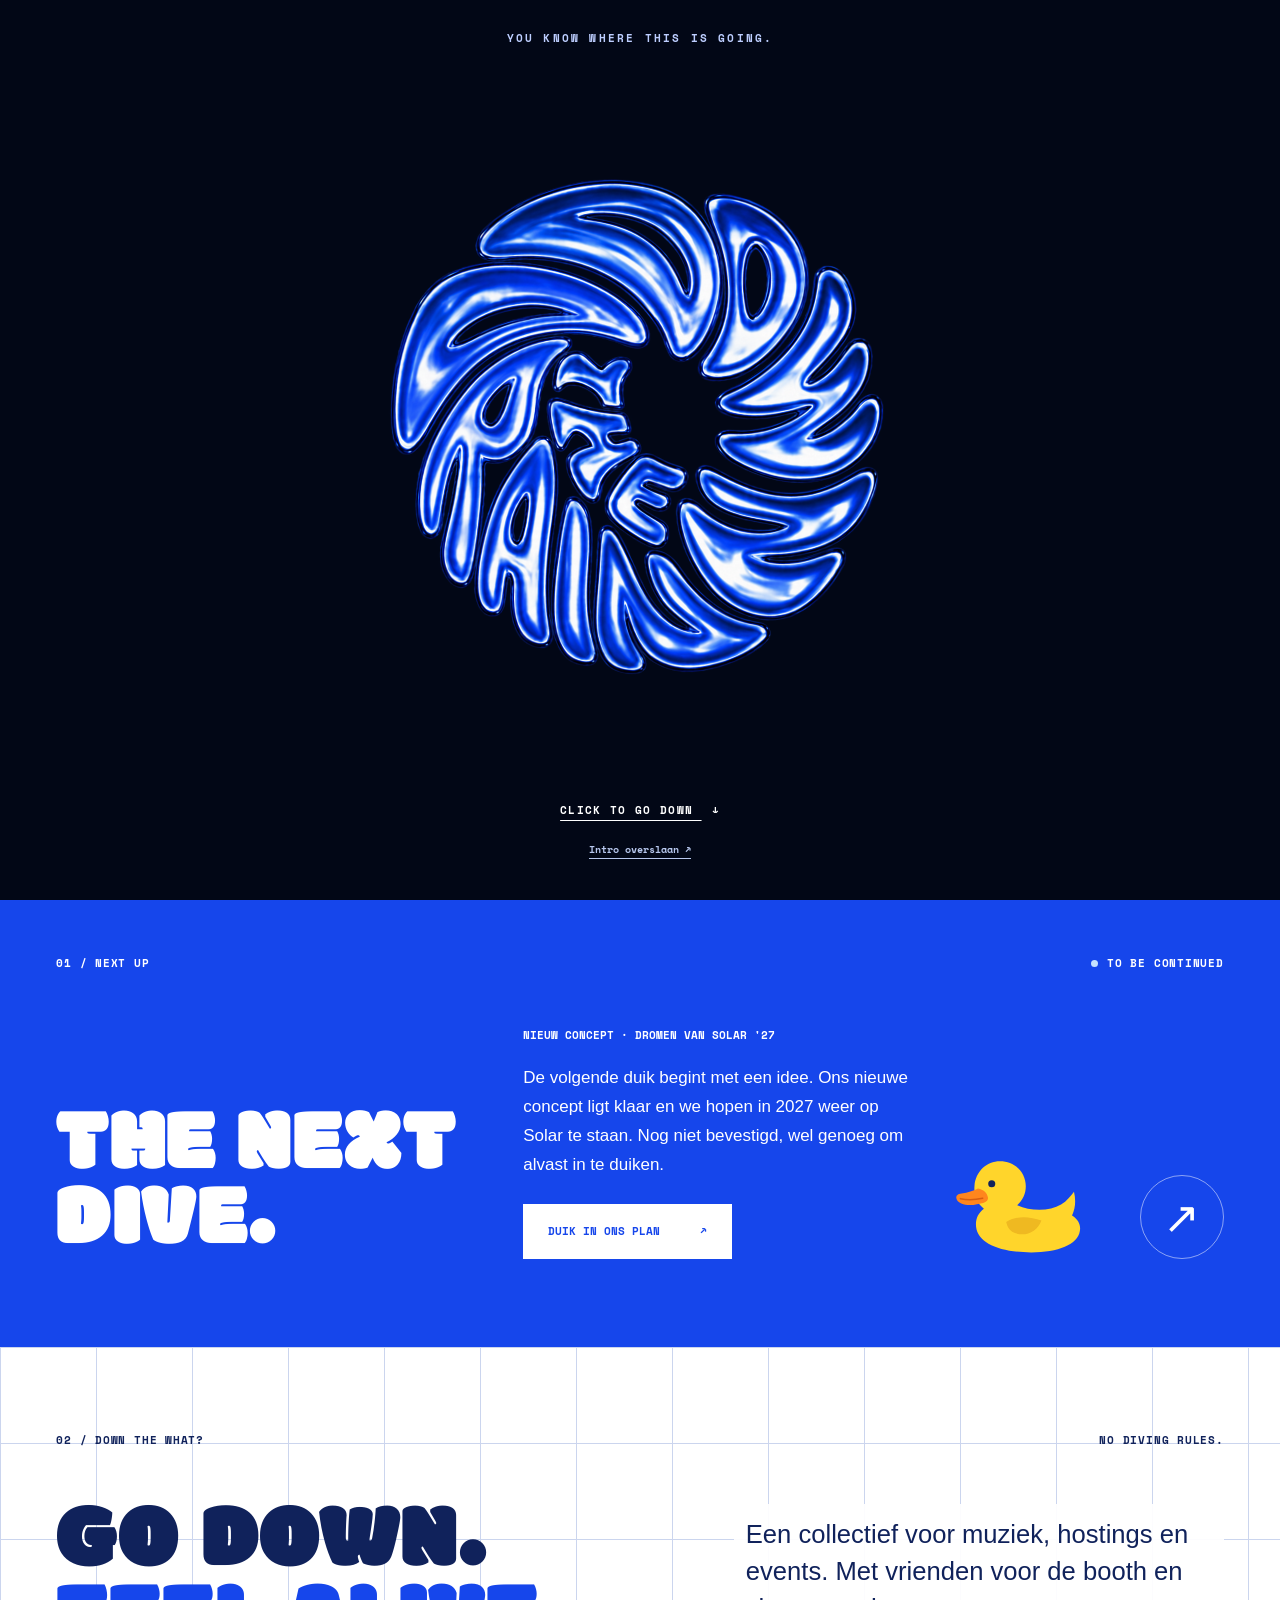
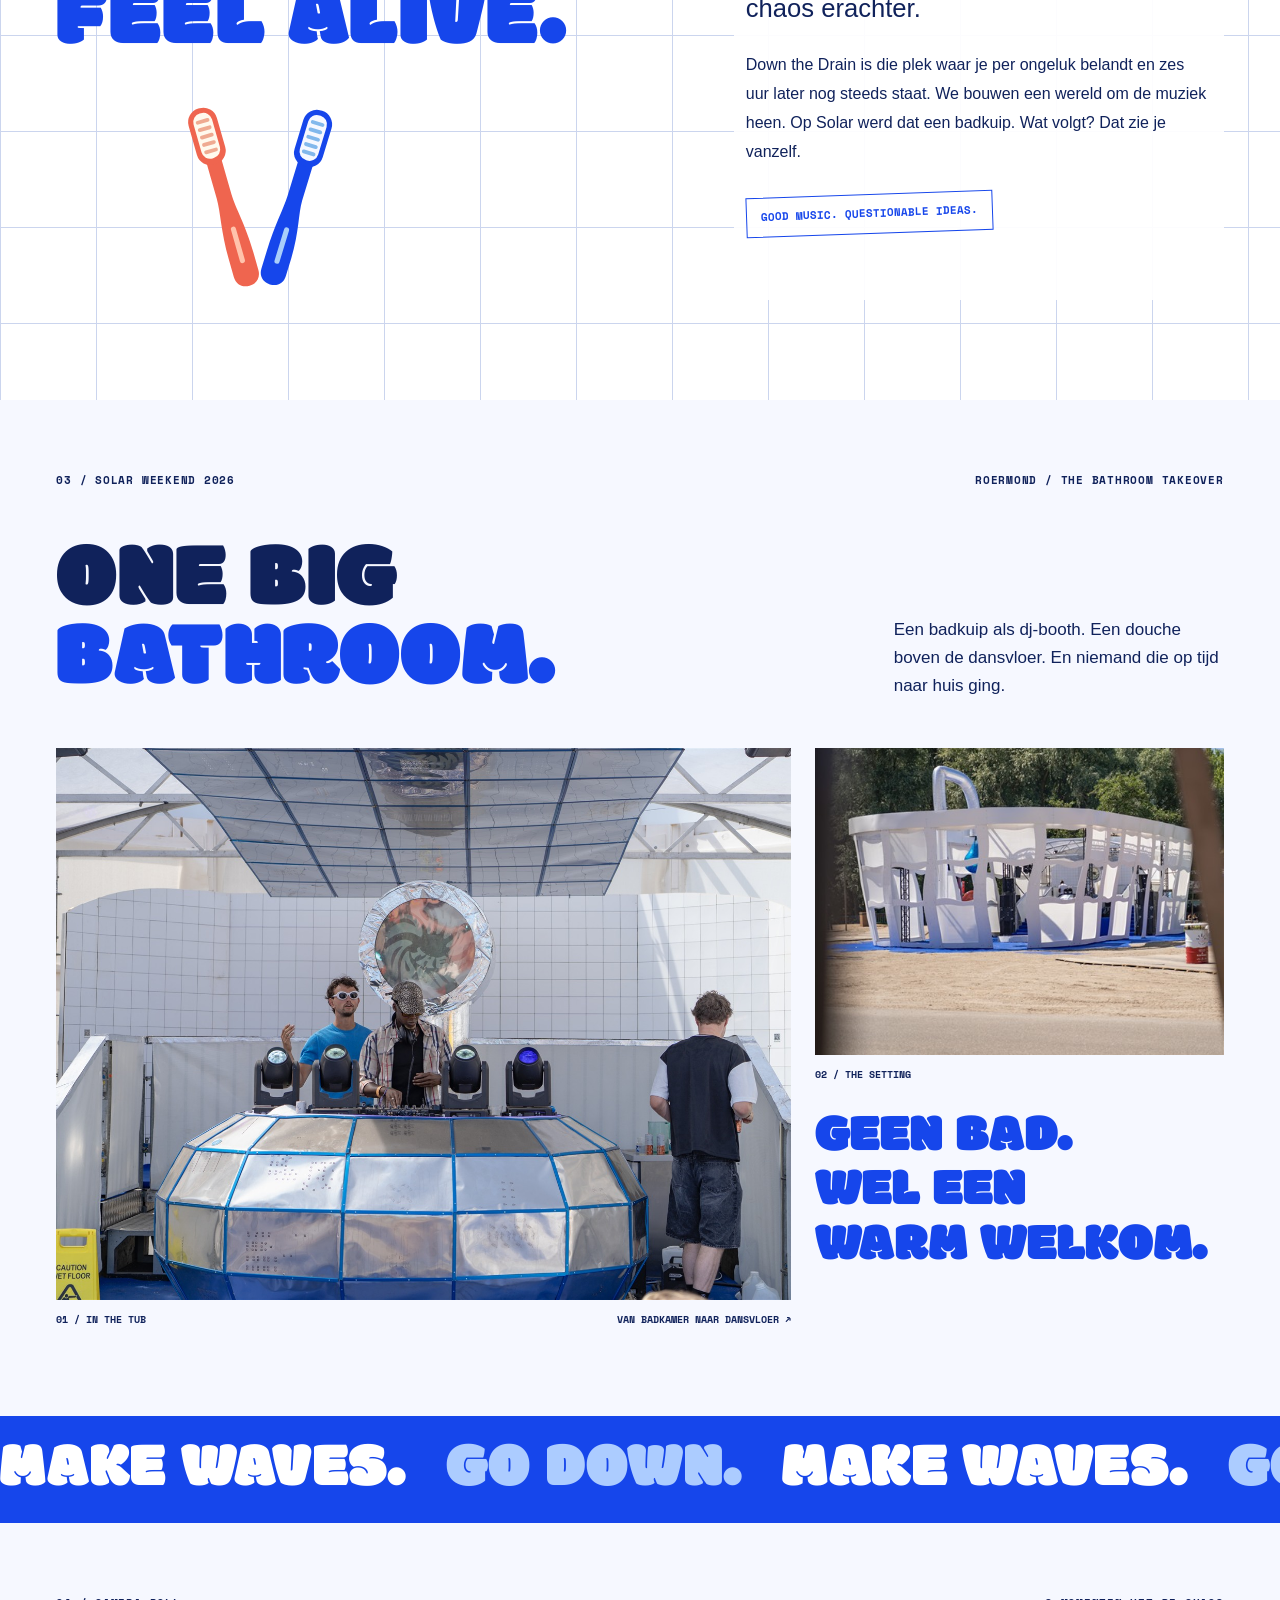
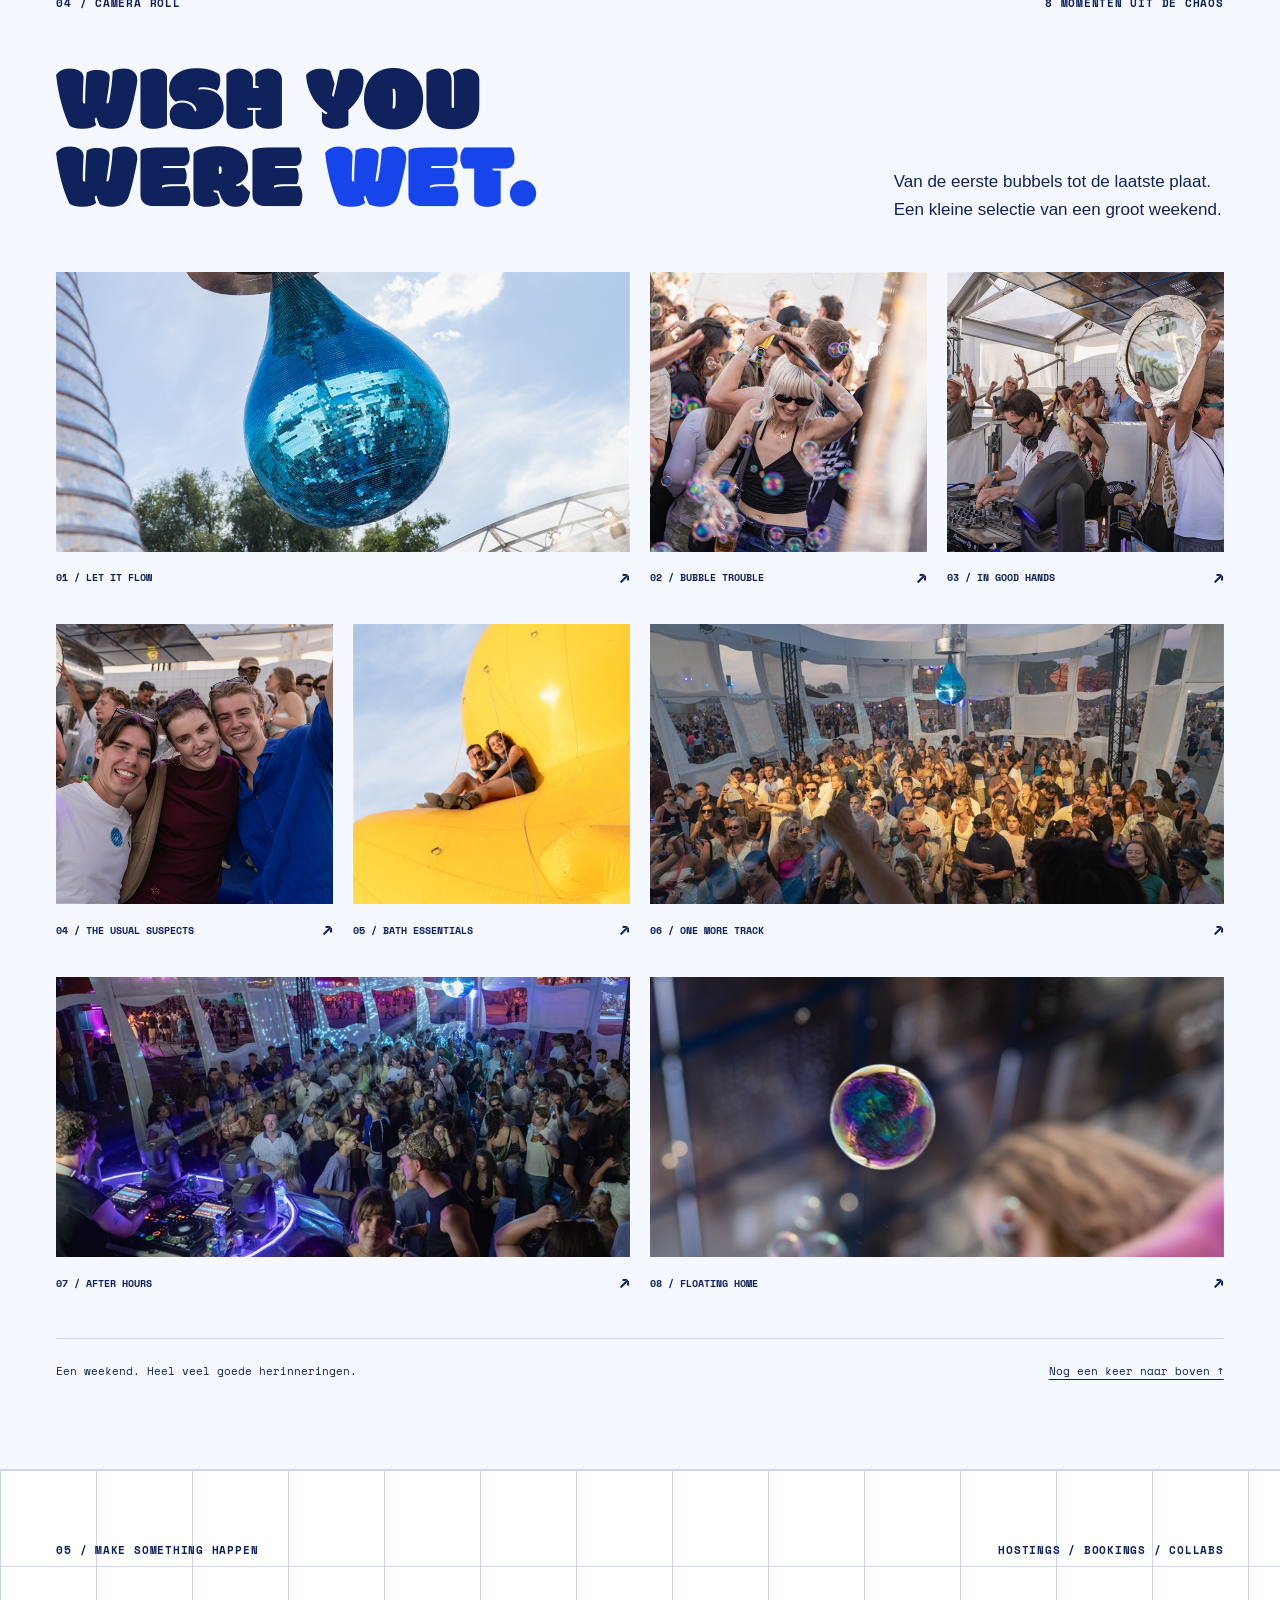
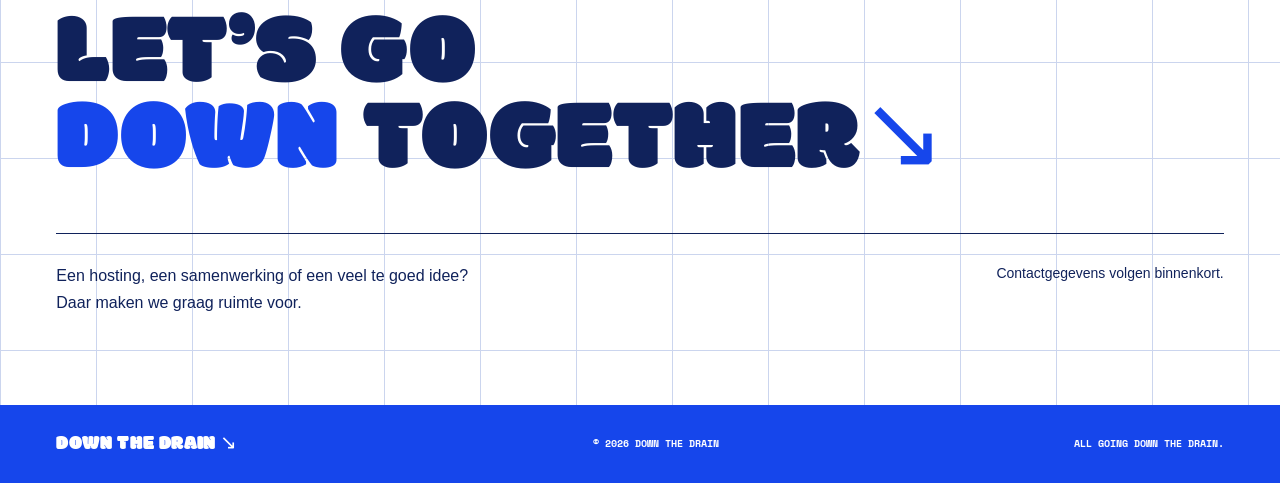
<file: index.html>
<!DOCTYPE html>
<html lang="nl">
<head>
  <meta charset="UTF-8">
  <meta name="viewport" content="width=device-width, initial-scale=1">
  <meta name="theme-color" content="#1646eb">
  <meta name="description" content="Down the Drain — een collectief voor muziek, hostings en events. Duik in onze badkuip op Solar Weekend en ontdek waar we hierna opduiken.">
  <title>Down the Drain — Welcome to the deep end</title>
  <link rel="icon" href="assets/images/web/drain-logo-round.png" type="image/png" sizes="192x192">
  <link rel="preconnect" href="https://fonts.googleapis.com">
  <link rel="preconnect" href="https://fonts.gstatic.com" crossorigin>
  <link href="https://fonts.googleapis.com/css2?family=Modak&family=Space+Mono:wght@400;700&display=swap" rel="stylesheet">
  <link rel="stylesheet" href="css/style.css">
  <script src="js/main.js" defer></script>
  <script src="js/intro.js" defer></script>
</head>
<body>
  <a class="skip-link" href="#main">Naar de inhoud</a>
  <!-- Hidden by default: without JavaScript the site remains accessible. -->
  <dialog class="drain-intro" id="drainIntro" aria-labelledby="introTitle">
    <p class="intro-kicker" id="introTitle">YOU KNOW WHERE THIS IS GOING.</p>
    <button class="drain-logo-button" id="drainLogoButton" aria-label="Ga naar de homepage van Down the Drain" autofocus>
      <img class="drain-logo-spinner" src="assets/images/web/drain-logo-round-large.png" alt="Down the Drain" width="768" height="768">
    </button>
    <div class="intro-bottom"><p>CLICK TO GO DOWN <span aria-hidden="true">↓</span></p><button class="text-button" id="skipIntro">Intro overslaan ↗</button></div>
  </dialog>

  <header class="site-header">
    <a class="nav-logo" href="#top" aria-label="Down the Drain — naar boven">
      <img src="assets/images/web/drain-logo-round.png" alt="Down the Drain" width="46" height="46">
    </a>
    <button class="menu-toggle" aria-expanded="false" aria-controls="mainNav" hidden>MENU <span aria-hidden="true">＋</span></button>
    <nav class="main-nav" id="mainNav" aria-label="Hoofdnavigatie">
      <a href="#events">Next up</a><a href="#about">Down the what?</a><a href="#solar">Solar '26</a><a href="#gallery">Galerij</a><a href="#contact">Contact ↗</a>
    </nav>
  </header>

  <main id="main" tabindex="-1">
    <!-- AFTERMOVIE: replace this picture with the video snippet in README.md. -->
    <section class="hero" id="top" aria-labelledby="heroTitle">
      <picture class="hero-media">
        <img src="assets/images/web/solar-crowd-hero-3840.jpg" srcset="assets/images/web/solar-crowd-hero-1600.jpg 1600w, assets/images/web/solar-crowd-hero-2560.jpg 2560w, assets/images/web/solar-crowd-hero-3840.jpg 3840w" sizes="max(100vw, 150svh)" width="3840" height="2560" alt="Van achter de dj-booth: een volle dansvloer onder de blauwe douche op Solar Weekend" fetchpriority="high">
      </picture>
      <div class="hero-shade" aria-hidden="true"></div>
      <div class="hero-topline"><span>DOWN THE DRAIN / SOLAR WEEKEND 2026</span><span>ROERMOND, NL ↘</span></div>
      <div class="hero-content">
        <p class="eyebrow">Music. Friends. All going down.</p>
        <h1 id="heroTitle" tabindex="-1">WELCOME TO<br>THE <span class="outline">DEEP END.</span></h1>
        <div class="hero-bottom"><p>Duik erin. Blijf hangen.<br>De beste ideeën lopen uit de hand.</p><a class="button button-white" href="#events">WHERE NEXT? <span aria-hidden="true">↗</span></a></div>
      </div>
      <div class="hero-footnote"><span>SOLAR '26 — AFTERMOVIE BINNENKORT</span><a href="#events">SCROLL TO GO DEEPER ↓</a></div>
    </section>

    <section class="events section" id="events" aria-labelledby="eventsTitle">
      <div class="section-label"><span>01 / NEXT UP</span><span class="status"><i aria-hidden="true"></i> TO BE CONTINUED</span></div>
      <div class="event-row">
        <h2 id="eventsTitle">THE NEXT<br>DIVE.</h2>
        <div class="event-copy">
          <p class="eyebrow">NIEUW CONCEPT · DROMEN VAN SOLAR '27</p>
          <p>De volgende duik begint met een idee. Ons nieuwe concept ligt klaar en we hopen in 2027 weer op Solar te staan. Nog niet bevestigd, wel genoeg om alvast in te duiken.</p>
          <a class="button button-white concept-link" href="down-the-drain-ontwerp.html">DUIK IN ONS PLAN <span aria-hidden="true">↗</span></a>
        </div>
        <img class="bathroom-prop bath-duck" src="assets/images/web/bath-duck.svg" alt="" width="360" height="280" aria-hidden="true">
        <a class="circle-link" href="down-the-drain-ontwerp.html" aria-label="Bekijk ons nieuwe concept voor Solar 2027">↗</a>
      </div>
    </section>

    <section class="about section tile-surface" id="about" aria-labelledby="aboutTitle">
      <div class="section-label"><span>02 / DOWN THE WHAT?</span><span>NO DIVING RULES.</span></div>
      <div class="about-grid">
        <div class="about-title-wrap">
          <h2 id="aboutTitle">GO DOWN.<br><span class="blue">FEEL ALIVE.</span></h2>
          <img class="bathroom-prop toothbrushes" src="assets/images/web/toothbrushes.svg" alt="" width="360" height="320" aria-hidden="true">
        </div>
        <div class="about-copy"><p class="large-copy">Een collectief voor muziek, hostings en events. Met vrienden voor de booth en chaos erachter.</p><p>Down the Drain is die plek waar je per ongeluk belandt en zes uur later nog steeds staat. We bouwen een wereld om de muziek heen. Op Solar werd dat een badkuip. Wat volgt? Dat zie je vanzelf.</p><span class="stamp">GOOD MUSIC. QUESTIONABLE IDEAS.</span></div>
      </div>
    </section>

    <section class="solar section" id="solar" aria-labelledby="solarTitle">
      <div class="section-label"><span>03 / SOLAR WEEKEND 2026</span><span>ROERMOND / THE BATHROOM TAKEOVER</span></div>
      <div class="section-heading"><h2 id="solarTitle">ONE BIG<br><span class="blue">BATHROOM.</span></h2><p>Een badkuip als dj-booth. Een douche boven de dansvloer. En niemand die op tijd naar huis ging.</p></div>
      <div class="solar-layout">
        <figure class="solar-wide"><img src="assets/images/web/solar-bathtub-booth-1600.jpg" srcset="assets/images/web/solar-bathtub-booth-800.jpg 800w, assets/images/web/solar-bathtub-booth-1600.jpg 1600w, assets/images/web/solar-bathtub-booth-2400.jpg 2400w" sizes="(max-width: 700px) 100vw, 65vw" width="1600" height="1067" loading="lazy" decoding="async" alt="Dj’s achter de blauwe, betegelde badkuipbooth op Solar"><figcaption><span>01 / IN THE TUB</span><span>VAN BADKAMER NAAR DANSVLOER ↗</span></figcaption></figure>
        <figure class="solar-detail"><img src="assets/images/web/solar-bathhouse-1600.jpg" srcset="assets/images/web/solar-bathhouse-800.jpg 533w, assets/images/web/solar-bathhouse-1600.jpg 1067w, assets/images/web/solar-bathhouse-2400.jpg 1600w" sizes="(max-width: 700px) 50vw, 35vw" width="1067" height="1600" loading="lazy" decoding="async" alt="De witte Down the Drain-stage met blauwe vloer en badkamerdecor"><figcaption>02 / THE SETTING</figcaption><p>GEEN BAD.<br>WEL EEN<br>WARM WELKOM.</p></figure>
      </div>
    </section>

    <div class="divider-band" aria-hidden="true">MAKE WAVES. <span>GO DOWN.</span> MAKE WAVES. <span>GO DOWN.</span></div>

    <section class="gallery section" id="gallery" aria-labelledby="galleryTitle">
      <div class="section-label"><span>04 / CAMERA ROLL</span><span>8 MOMENTEN UIT DE CHAOS</span></div>
      <div class="section-heading"><h2 id="galleryTitle">WISH YOU<br>WERE <span class="blue">WET.</span></h2><p>Van de eerste bubbels tot de laatste plaat. Een kleine selectie van een groot weekend.</p></div>
      <div class="gallery-grid">
        <a class="gallery-item landscape" href="assets/images/web/solar-blue-shower-2400.jpg" data-caption="01 / De douche boven de dansvloer"><img src="assets/images/web/solar-blue-shower-800.jpg" srcset="assets/images/web/solar-blue-shower-800.jpg 533w, assets/images/web/solar-blue-shower-1600.jpg 1067w, assets/images/web/solar-blue-shower-2400.jpg 1600w" sizes="(max-width: 700px) calc(100vw - 40px), 50vw" width="533" height="800" loading="lazy" decoding="async" alt="De grote blauwe waterdruppel onder de douchekop boven het publiek"><span>01 / LET IT FLOW <b aria-hidden="true">↗</b></span></a>
        <a class="gallery-item" href="assets/images/web/solar-bubbles-2400.jpg" data-caption="02 / Bubbels op de dansvloer"><img src="assets/images/web/solar-bubbles-800.jpg" srcset="assets/images/web/solar-bubbles-800.jpg 800w, assets/images/web/solar-bubbles-1600.jpg 1600w, assets/images/web/solar-bubbles-2400.jpg 2400w" sizes="(max-width: 700px) 50vw, 25vw" width="800" height="533" loading="lazy" decoding="async" alt="Festivalbezoekers dansen tussen de zeepbellen"><span>02 / BUBBLE TROUBLE <b aria-hidden="true">↗</b></span></a>
        <a class="gallery-item" href="assets/images/web/solar-behind-the-decks-2400.jpg" data-caption="03 / Achter de decks"><img src="assets/images/web/solar-behind-the-decks-800.jpg" srcset="assets/images/web/solar-behind-the-decks-800.jpg 800w, assets/images/web/solar-behind-the-decks-1600.jpg 1600w, assets/images/web/solar-behind-the-decks-2400.jpg 2400w" sizes="(max-width: 700px) 50vw, 25vw" width="800" height="533" loading="lazy" decoding="async" alt="Dj’s achter de draaitafels bij het ronde Down the Drain-logo"><span>03 / IN GOOD HANDS <b aria-hidden="true">↗</b></span></a>
        <a class="gallery-item" href="assets/images/web/solar-friends-2400.jpg" data-caption="04 / Vrienden voor de booth"><img src="assets/images/web/solar-friends-800.jpg" srcset="assets/images/web/solar-friends-800.jpg 800w, assets/images/web/solar-friends-1600.jpg 1600w, assets/images/web/solar-friends-2400.jpg 2400w" sizes="(max-width: 700px) 50vw, 25vw" width="800" height="533" loading="lazy" decoding="async" alt="Drie vrienden poseren samen op de dansvloer"><span>04 / THE USUAL SUSPECTS <b aria-hidden="true">↗</b></span></a>
        <a class="gallery-item" href="assets/images/web/solar-rubber-duck-2400.jpg" data-caption="05 / Een badeend op festivalformaat"><img src="assets/images/web/solar-rubber-duck-800.jpg" srcset="assets/images/web/solar-rubber-duck-800.jpg 640w, assets/images/web/solar-rubber-duck-1600.jpg 1280w, assets/images/web/solar-rubber-duck-2400.jpg 1920w" sizes="(max-width: 700px) 50vw, 25vw" width="640" height="800" loading="lazy" decoding="async" alt="Een enorme gele badeend onder de blauwe lucht"><span>05 / BATH ESSENTIALS <b aria-hidden="true">↗</b></span></a>
        <a class="gallery-item landscape" href="assets/images/web/solar-after-dark-2400.jpg" data-caption="06 / Nog lang niet klaar"><img src="assets/images/web/solar-after-dark-800.jpg" srcset="assets/images/web/solar-after-dark-800.jpg 800w, assets/images/web/solar-after-dark-1600.jpg 1600w, assets/images/web/solar-after-dark-2400.jpg 2400w" sizes="(max-width: 700px) calc(100vw - 40px), 50vw" width="800" height="533" loading="lazy" decoding="async" alt="De volle dansvloer in de avond met de blauwe douche op de achtergrond"><span>06 / ONE MORE TRACK <b aria-hidden="true">↗</b></span></a>
        <a class="gallery-item landscape" href="assets/images/web/solar-night-lights-2400.jpg" data-caption="07 / De badkamer na zonsondergang"><img src="assets/images/web/solar-night-lights-800.jpg" srcset="assets/images/web/solar-night-lights-800.jpg 800w, assets/images/web/solar-night-lights-1600.jpg 1600w, assets/images/web/solar-night-lights-2400.jpg 2400w" sizes="(max-width: 700px) calc(100vw - 40px), 50vw" width="800" height="533" loading="lazy" decoding="async" alt="Blauw en paars licht over het feestende publiek in de nacht"><span>07 / AFTER HOURS <b aria-hidden="true">↗</b></span></a>
        <a class="gallery-item landscape" href="assets/images/web/solar-soap-bubbles-2400.jpg" data-caption="08 / Kleine bubbels, groot weekend"><img src="assets/images/web/solar-soap-bubbles-800.jpg" srcset="assets/images/web/solar-soap-bubbles-800.jpg 640w, assets/images/web/solar-soap-bubbles-1600.jpg 1280w, assets/images/web/solar-soap-bubbles-2400.jpg 1920w" sizes="(max-width: 700px) calc(100vw - 40px), 50vw" width="640" height="800" loading="lazy" decoding="async" alt="Zeepbellen zweven tussen de festivalbezoekers"><span>08 / FLOATING HOME <b aria-hidden="true">↗</b></span></a>
      </div>
      <p class="gallery-note">Een weekend. Heel veel goede herinneringen. <a href="#top">Nog een keer naar boven ↑</a></p>
    </section>

    <section class="contact section tile-surface" id="contact" aria-labelledby="contactTitle">
      <div class="section-label"><span>05 / MAKE SOMETHING HAPPEN</span><span>HOSTINGS / BOOKINGS / COLLABS</span></div>
      <h2 id="contactTitle">LET’S GO<br><span class="blue">DOWN</span> TOGETHER<span class="blue">↘</span></h2>
      <div class="contact-bottom"><p>Een hosting, een samenwerking of een veel te goed idee?<br>Daar maken we graag ruimte voor.</p><p class="contact-pending">Contactgegevens volgen binnenkort.</p></div>
    </section>
  </main>
  <footer class="site-footer"><a class="wordmark" href="#top">DOWN THE DRAIN ↘</a><span>© <span id="year">2026</span> DOWN THE DRAIN</span><span>ALL GOING DOWN THE DRAIN.</span></footer>

  <dialog class="lightbox" id="lightbox" aria-label="Fotogalerij">
    <div class="lightbox-toolbar"><p id="photoCount" aria-live="polite"></p><button class="text-button" id="closeLightbox" autofocus>SLUITEN ×</button></div>
    <figure><img id="lightboxImage" alt=""><figcaption id="lightboxCaption"></figcaption></figure>
    <div class="lightbox-controls"><button id="previousPhoto" aria-label="Vorige foto">←</button><span>DOWN THE DRAIN / SOLAR '26</span><button id="nextPhoto" aria-label="Volgende foto">→</button></div>
  </dialog>
</body>
</html>
</file>
<file: css/style.css>
/* Down the Drain: blue water, white tiles, loud music. */
:root {
  --blue: #1646eb;
  --ink: #10225b;
  --paper: #f6f8ff;
  --line: #cbd5ee;
  --font-display: "Modak", "Arial Black", sans-serif;
  --font-mono: "Space Mono", monospace;
  --gutter: clamp(20px, 4.4vw, 76px);
  --max: 1600px;
}
* { box-sizing: border-box; }
html { scroll-behavior: smooth; scroll-padding-top: 100px; }
body { margin: 0; background: var(--paper); color: var(--ink); font-family: Arial, sans-serif; }
body:has(dialog[open]) { overflow: hidden; }
img { display: block; max-width: 100%; height: auto; }
a { color: inherit; text-decoration: none; }
button { font: inherit; cursor: pointer; color: inherit; }
button, a { -webkit-tap-highlight-color: transparent; }
button, h1, h2, p, figure { margin: 0; }
[hidden] { display: none !important; }
:focus-visible { outline: 3px solid currentColor; outline-offset: 6px; }
::selection { background: var(--blue); color: white; }
.skip-link { position: fixed; top: 12px; left: 12px; z-index: 1000; padding: 15px; background: white; color: var(--blue); transform: translateY(-150%); }
.skip-link:focus { transform: none; }
.blue { color: var(--blue); }
.eyebrow, .section-label, .main-nav, .button, .hero-topline, .hero-footnote, figcaption, .gallery-item > span, .gallery-note, .site-footer, .stamp, .intro-kicker, .intro-bottom, .text-button, .lightbox-controls, .lightbox-toolbar, .menu-toggle { font-family: var(--font-mono); font-size: 11px; font-weight: 700; line-height: 1.6; }
.section { padding: 72px var(--gutter) 88px; }
.section > * { max-width: var(--max); margin-inline: auto; }
.section-label { display: flex; justify-content: space-between; gap: 20px; letter-spacing: .07em; margin-bottom: 54px; }
h2 { font: 400 clamp(48px, 7.3vw, 110px)/.84 var(--font-display); letter-spacing: .005em; }
.section-heading { display: flex; justify-content: space-between; align-items: end; gap: 36px; margin-bottom: 48px; }
.section-heading > p { max-width: 330px; font-size: 17px; line-height: 1.65; }
.tile-surface { background-color: #fff; background-image: linear-gradient(var(--line) 1px, transparent 1px), linear-gradient(90deg, var(--line) 1px, transparent 1px); background-size: 96px 96px; }
.button { display: inline-flex; justify-content: space-between; align-items: center; gap: 40px; padding: 18px 24px; min-height: 54px; border: 1px solid currentColor; transition: background .2s, color .2s; }
.button-white { background: white; color: var(--blue); border-color: white; }
.button:hover { background: var(--blue); color: white; }
.text-button { background: none; border: 0; padding: 12px; text-decoration: underline; text-underline-offset: 5px; }

/* Header. Mobile navigation remains usable without JavaScript. */
.site-header { position: sticky; top: 0; z-index: 20; display: flex; align-items: center; justify-content: space-between; gap: 25px; padding: 7px var(--gutter); background: var(--paper); color: var(--blue); border-bottom: 1px solid var(--line); }
.nav-logo { display: block; width: 46px; height: 46px; flex-shrink: 0; border-radius: 50%; }
.nav-logo img { width: 100%; height: 100%; border-radius: 50%; animation: nav-logo-spin 20s linear infinite; }
.nav-logo:hover img, .nav-logo:focus-visible img { animation-play-state: paused; }
@keyframes nav-logo-spin { to { transform: rotate(360deg); } }
.wordmark { position: relative; font: 400 22px/.93 var(--font-display); letter-spacing: .01em; }
.main-nav { display: flex; gap: clamp(18px, 3vw, 45px); text-transform: uppercase; }
.main-nav a { padding-block: 10px; }
.main-nav a:hover { text-decoration: underline; text-underline-offset: 6px; }
.menu-toggle { background: none; border: 1px solid var(--line); padding: 10px 14px; min-height: 44px; }

/* Native dialog contains focus and makes the background inert. */
.drain-intro { width: 100%; max-width: none; height: 100%; max-height: none; padding: 30px; border: 0; overflow: hidden; background: #020716; color: white; }
.drain-intro[open] { display: flex; flex-direction: column; align-items: center; justify-content: space-between; }
.drain-intro::backdrop { background: #020716; }
.intro-kicker { letter-spacing: .2em; text-align: center; color: #bdceff; }
.drain-logo-button { border: 0; padding: 0; background: transparent; width: min(65vh, 76vw, 560px); aspect-ratio: 1; border-radius: 50%; }
.drain-logo-button:focus-visible { outline: none; }
.drain-intro:has(.drain-logo-button:focus-visible) .intro-bottom > p { text-decoration: underline; text-underline-offset: 6px; }
.drain-logo-spinner { width: 100%; aspect-ratio: 1; object-fit: cover; border-radius: 50%; clip-path: circle(46% at 50% 50%); }
.intro-bottom { position: relative; text-align: center; letter-spacing: .12em; }
.intro-bottom p { margin-bottom: 10px; }
.intro-bottom p span { display: inline-block; margin-left: 10px; }
.intro-bottom .text-button { color: #b7c7ed; font-size: 10px; }

/* Aftermovie stage. Poster and future video share the same layout. */
.hero { position: relative; min-height: max(660px, calc(100svh - 78px)); padding: 28px var(--gutter) 24px; display: flex; flex-direction: column; justify-content: space-between; color: white; background: var(--ink); isolation: isolate; }
.hero-media, .hero-shade { position: absolute; inset: 0; width: 100%; height: 100%; z-index: -2; }
.hero-media img, video.hero-media { width: 100%; height: 100%; object-fit: cover; object-position: center 48%; }
.hero-shade { z-index: -1; background: linear-gradient(180deg, rgba(6,20,51,.38), rgba(5,22,63,.2) 30%, rgba(3,16,50,.78)), linear-gradient(90deg, rgba(7,26,64,.3), transparent); }
.hero-topline, .hero-footnote { display: flex; justify-content: space-between; gap: 24px; letter-spacing: .06em; }
.hero-content { width: 100%; max-width: var(--max); margin: 75px auto 50px; }
.hero .eyebrow { margin-bottom: 20px; letter-spacing: .16em; text-transform: uppercase; }
h1 { font: 400 clamp(56px, 8.9vw, 150px)/.86 var(--font-display); letter-spacing: .005em; }
.outline { color: transparent; -webkit-text-stroke: 1.5px white; }
.hero-bottom { display: flex; justify-content: space-between; align-items: end; gap: 24px; margin-top: 30px; }
.hero-bottom p { font-size: 17px; line-height: 1.5; }
.hero-footnote { padding-top: 20px; border-top: 1px solid #ffffff66; font-size: 10px; }
.hero-footnote a:hover { text-decoration: underline; }

/* Next event: no fabricated dates or dead ticket links. */
.events { background: var(--blue); color: white; }
.status { display: flex; align-items: center; gap: 9px; }
.status i { width: 7px; height: 7px; border-radius: 50%; background: #c6e2ff; flex-shrink: 0; }
.event-row { display: grid; grid-template-columns: 1.1fr 1fr minmax(100px, 150px) auto; gap: clamp(22px, 3vw, 45px); align-items: end; }
.event-row h2 { font-size: clamp(52px, 7vw, 100px); }
.event-copy { max-width: 420px; }
.event-copy .eyebrow { margin-bottom: 20px; }
.event-copy > p:not(.eyebrow) { font-size: 17px; line-height: 1.7; }
.concept-link { margin-top: 24px; }
.events .concept-link:hover { background: var(--paper); color: var(--blue); }
.bathroom-prop { display: block; height: auto; }
.bath-duck { width: clamp(100px, 11vw, 150px); }
.prop-trigger { padding: 0; border: 0; background: none; line-height: 0; cursor: pointer; touch-action: manipulation; }
.prop-art { width: 100%; transition: opacity .2s; pointer-events: none; }
.prop-trigger.is-travelling .prop-art { opacity: .18; }
.prop-flight-layer { position: fixed; inset: 0; z-index: 30; overflow: hidden; pointer-events: none; }
.prop-flyer { position: absolute; max-width: none; will-change: transform; }
.prop-bubble { position: absolute; border: 1.5px solid #8cccf0; border-radius: 50%; background: #dbf4ff45; box-shadow: inset 2px 2px 0 #ffffffb0; }
.circle-link { display: grid; place-items: center; width: 84px; aspect-ratio: 1; border: 1px solid #ffffff80; border-radius: 50%; font-size: 44px; transition: background .2s; }
.circle-link:hover { background: #ffffff25; }

/* Story and Solar feature. */
.about { padding-block: 85px 100px; }
.about-grid { display: grid; grid-template-columns: 1.2fr 1fr; gap: 7vw; }
.about-title-wrap { display: flex; flex-direction: column; align-items: flex-start; gap: 34px; }
.toothbrushes { width: clamp(150px, 18vw, 250px); margin-left: clamp(10px, 7vw, 110px); }
.about-copy { padding: 12px; background: #fffffff0; }
.about-copy > p { font-size: 16px; line-height: 1.8; }
.about-copy .large-copy { font-size: clamp(21px, 2vw, 30px); line-height: 1.45; margin-bottom: 24px; }
.stamp { display: inline-block; margin-top: 28px; border: 1px solid var(--blue); padding: 10px 14px; color: var(--blue); transform: rotate(-2deg); }
.solar-layout { display: grid; grid-template-columns: 1.8fr 1fr; gap: 24px; }
.solar-wide img { width: 100%; aspect-ratio: 4/3; object-fit: cover; }
.solar-detail img { width: 100%; aspect-ratio: 4/3; object-fit: cover; object-position: center 58%; }
figcaption { display: flex; justify-content: space-between; gap: 16px; margin-top: 12px; font-size: 10px; }
.solar-detail > p { font: 400 clamp(30px, 4.2vw, 62px)/1.02 var(--font-display); color: var(--blue); padding-top: 28px; }
.divider-band { overflow: hidden; white-space: nowrap; background: var(--blue); color: white; padding: 25px 0; font: 400 clamp(38px, 5vw, 72px)/.9 var(--font-display); letter-spacing: .005em; }
.divider-band span { color: #acccff; margin-inline: 24px; }

/* Curated gallery. Each link works without JavaScript. */
.gallery-grid { display: grid; grid-template-columns: repeat(4, minmax(0, 1fr)); gap: 32px 20px; }
.gallery-item { min-width: 0; }
.gallery-item.landscape { grid-column: span 2; }
.gallery-item img { width: 100%; height: 280px; object-fit: cover; transition: filter .25s; }
.gallery-item:hover img { filter: brightness(1.1); }
.gallery-item > span { display: flex; justify-content: space-between; align-items: center; gap: 8px; padding-top: 12px; font-size: 10px; }
.gallery-item b { font-size: 18px; }
.gallery-note { display: flex; justify-content: space-between; gap: 20px; margin-top: 40px; padding-top: 24px; border-top: 1px solid var(--line); font-weight: 400; }
.gallery-note a { text-decoration: underline; text-underline-offset: 4px; }
.contact { border-top: 1px solid var(--line); }
.contact h2 { max-width: 1100px; margin-left: 0; font-size: clamp(44px, 8vw, 125px); }
.contact-bottom { display: flex; justify-content: space-between; gap: 30px; border-top: 1px solid var(--ink); padding-top: 28px; margin-top: 48px; font-size: 16px; line-height: 1.7; }
.contact-bottom a { color: var(--blue); overflow-wrap: anywhere; text-decoration: underline; }
.contact-pending { font-size: 14px; }
.site-footer { padding: 30px var(--gutter); display: flex; justify-content: space-between; align-items: center; gap: 25px; background: var(--blue); color: white; font-size: 10px; }
.site-footer .wordmark { font-size: 20px; }

/* Gallery dialog. */
.lightbox { background: #07122b; color: white; border: 1px solid #ffffff33; padding: 20px; width: min(1200px, 96vw); max-width: 96vw; max-height: 96svh; }
.lightbox::backdrop { background: #020715ed; }
.lightbox-toolbar, .lightbox-controls { display: flex; align-items: center; justify-content: space-between; gap: 20px; }
.lightbox figure { margin-block: 12px 22px; }
.lightbox figure img { width: 100%; height: min(65svh, 800px); object-fit: contain; }
.lightbox figcaption { justify-content: center; }
.lightbox-controls button { min-height: 44px; min-width: 55px; border: 1px solid #ffffff80; background: none; font-size: 24px; }

@media (max-width: 900px) {
  .site-header { flex-wrap: wrap; }
  .main-nav { flex-wrap: wrap; gap: 8px 20px; }
  .nav-enhanced .main-nav { display: none; flex-basis: 100%; flex-direction: column; padding-block: 15px; max-height: 65svh; overflow-y: auto; }
  .nav-enhanced.menu-open .main-nav { display: flex; }
  .event-row { grid-template-columns: 1fr 1fr; gap: 28px; }
  .bath-duck { grid-column: 2; justify-self: end; width: 115px; }
  .circle-link { display: none; }
  .about-grid { gap: 35px; }
  .gallery-item img { height: 230px; }
  .section-label { margin-bottom: 36px; }
  .hero-topline, .hero-footnote { font-size: 9px; }
}
@media (max-width: 700px) {
  html { scroll-padding-top: 90px; }
  .section { padding-block: 50px 60px; }
  .section-label { font-size: 9px; gap: 16px; }
  .section-label > span:last-child { text-align: right; }
  .hero { min-height: calc(100svh - 81px); padding-top: 24px; }
  .hero-content { margin-block: 85px 45px; }
  .hero h1 { font-size: clamp(42px, 15vw, 95px); }
  .hero-topline > span:last-child { display: none; }
  .hero-bottom { align-items: start; flex-direction: column; }
  .hero-bottom p { font-size: 15px; }
  .hero .eyebrow { font-size: 9px; letter-spacing: .08em; }
  .hero-footnote { flex-wrap: wrap; gap: 12px; font-size: 8px; }
  .event-row, .about-grid, .solar-layout { grid-template-columns: 1fr; }
  .bath-duck { grid-column: 1; justify-self: start; width: 105px; }
  .about-title-wrap { gap: 22px; }
  .toothbrushes { width: 145px; margin-left: auto; margin-right: 7vw; }
  .event-copy { max-width: none; }
  .section-heading { flex-direction: column; align-items: start; gap: 24px; }
  .section-heading > p { max-width: 440px; }
  .solar-detail { display: grid; grid-template-columns: 1fr 1fr; gap: 12px 18px; }
  .solar-detail img { grid-column: 1; }
  .solar-detail figcaption { grid-column: 1; grid-row: 2; margin: 0; }
  .solar-detail > p { grid-column: 2; grid-row: 1; align-self: center; padding: 0; font-size: clamp(25px, 5vw, 38px); }
  .solar-wide figcaption span:last-child { display: none; }
  .gallery-grid { grid-template-columns: repeat(2, minmax(0,1fr)); gap: 25px 12px; }
  .gallery-item img { height: 200px; }
  .gallery-item.landscape img { height: auto; aspect-ratio: 3/2; }
  .gallery-item > span { font-size: 8px; }
  .gallery-note, .contact-bottom, .site-footer { flex-direction: column; align-items: start; }
  .lightbox { padding: 12px; }
  .lightbox-controls span { font-size: 8px; }
  .intro-kicker { font-size: 9px; }
}
@media (prefers-reduced-motion: reduce) {
  html { scroll-behavior: auto; }
  *, *::before, *::after { animation: none !important; transition: none !important; }
}
</file>
